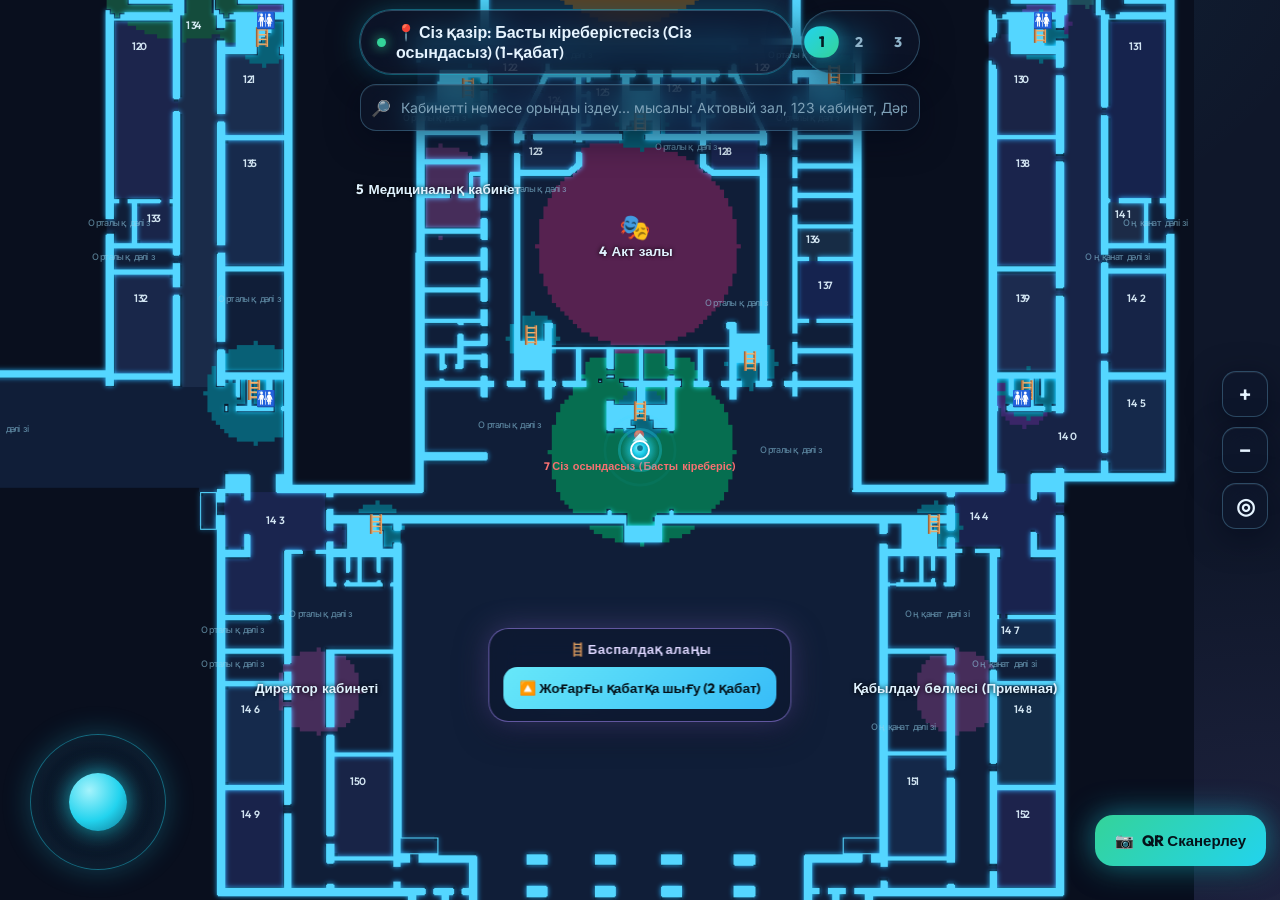
<file: index.html>
<!DOCTYPE html>
<html lang="kk">
<head>
  <meta charset="UTF-8" />
  <meta name="viewport" content="width=device-width, initial-scale=1, maximum-scale=1, user-scalable=no, viewport-fit=cover" />
  <title>Абай мектебі — 2D ішкі навигация | Digital Twin</title>
  <meta name="description" content="Абай атындағы дарынды балаларға арналған мектеп (Қызылорда): 3 қабатты 2D ішкі навигация ойыны, іздеу, маршрут және QR сканер." />
  <meta name="theme-color" content="#0f172a" />
  <link rel="preconnect" href="https://fonts.googleapis.com" />
  <link rel="preconnect" href="https://fonts.gstatic.com" crossorigin />
  <link href="https://fonts.googleapis.com/css2?family=Outfit:wght@400;500;600;700;800&family=Inter:wght@400;500;600&display=swap" rel="stylesheet" />
  <link rel="stylesheet" href="css/style.css" />
</head>
<body>
  <main id="app" class="app">
    <canvas id="map" aria-label="Мектеп картасы"></canvas>

    <!-- TOP HUD -->
    <header class="hud-top">
      <div class="top-row">
        <div id="location-pill" class="glass pill" role="status" aria-live="polite">
          <span class="pill-dot"></span>
          <span id="location-text">📍 Жүктелуде…</span>
        </div>
        <div class="floor-selector glass" role="tablist" aria-label="Қабат таңдау">
          <button class="floor-btn active" data-floor="1" id="fbtn-1" aria-label="1-қабат">1</button>
          <button class="floor-btn" data-floor="2" id="fbtn-2" aria-label="2-қабат">2</button>
          <button class="floor-btn" data-floor="3" id="fbtn-3" aria-label="3-қабат">3</button>
        </div>
      </div>

      <div class="search glass" id="search-box">
        <span class="search-ico">🔎</span>
        <input id="search-input" type="search" autocomplete="off" spellcheck="false"
               placeholder="Кабинетті немесе орынды іздеу... мысалы: Актовый зал, 123 кабинет, Дәретхана" />
        <button id="search-clear" class="icon-btn small hidden" aria-label="Тазалау">✕</button>
        <ul id="search-results" class="results hidden" role="listbox"></ul>
      </div>

      <div id="hint" class="hint glass hidden"></div>
    </header>

    <!-- ROUTE CARD -->
    <aside id="route-card" class="glass route-card hidden">
      <div class="route-main">
        <div class="route-title" id="route-title">—</div>
        <div class="route-sub" id="route-sub">—</div>
      </div>
      <button id="route-cancel" class="icon-btn small" aria-label="Маршрутты тоқтату">✕</button>
    </aside>

    <!-- RIGHT CONTROLS -->
    <div class="ctrl-right">
      <button id="zoom-in" class="glass icon-btn" aria-label="Жақындату">+</button>
      <button id="zoom-out" class="glass icon-btn" aria-label="Алшақтату">−</button>
      <button id="recenter" class="glass icon-btn" aria-label="Ойыншыға оралу">◎</button>
    </div>

    <!-- STAIRS PANEL -->
    <section id="stairs-panel" class="glass stairs-panel hidden" aria-label="Баспалдақ">
      <div class="stairs-title">🪜 Баспалдақ алаңы</div>
      <div class="stairs-btns">
        <button id="btn-up" class="stair-btn up">🔼 Жоғарғы қабатқа шығу</button>
        <button id="btn-down" class="stair-btn down">🔽 Төменгі қабатқа түсу</button>
      </div>
    </section>

    <!-- JOYSTICK -->
    <div id="joystick" class="joystick" aria-label="Джойстик">
      <div class="joy-ring"></div>
      <div id="joy-knob" class="joy-knob"></div>
    </div>

    <!-- QR BUTTON -->
    <button id="qr-btn" class="qr-btn" aria-label="QR сканерлеу">📷 <span>QR Сканерлеу</span></button>

    <!-- ELEVATOR TRANSITION -->
    <div id="fade" class="fade"><div class="fade-text" id="fade-text"></div></div>

    <!-- TOAST -->
    <div id="toast" class="toast glass hidden"></div>

    <!-- QR MODAL -->
    <div id="qr-modal" class="modal hidden" role="dialog" aria-modal="true" aria-label="QR Сканер">
      <div class="modal-card glass">
        <div class="modal-head">
          <h1>📷 QR Сканерлеу</h1>
          <button id="qr-close" class="icon-btn small" aria-label="Жабу">✕</button>
        </div>
        <div id="qr-reader" class="qr-reader"></div>
        <div id="qr-status" class="qr-status">Камераны іске қосу үшін батырманы басыңыз</div>
        <button id="qr-start" class="primary-btn">Камераны қосу</button>
        <h2 class="sim-title">⚡ Тест үшін жылдам телепорт (Симуляция)</h2>
        <div id="sim-list" class="sim-list"></div>
        <a href="qr_generator.html" target="_blank" style="display:block; text-align:center; font-size:13px; color:#38bdf8; text-decoration:none; padding:10px 0 4px; font-weight:600;">🖨️ Қабырғаға ілетін QR кодтарды ашу / басып шығару (A4) ↗</a>
      </div>
    </div>
  </main>

  <script src="js/vendor/html5-qrcode.min.js"></script>
  <script src="js/mapdata.js"></script>
  <script src="js/app.js"></script>
</body>
</html>
</file>
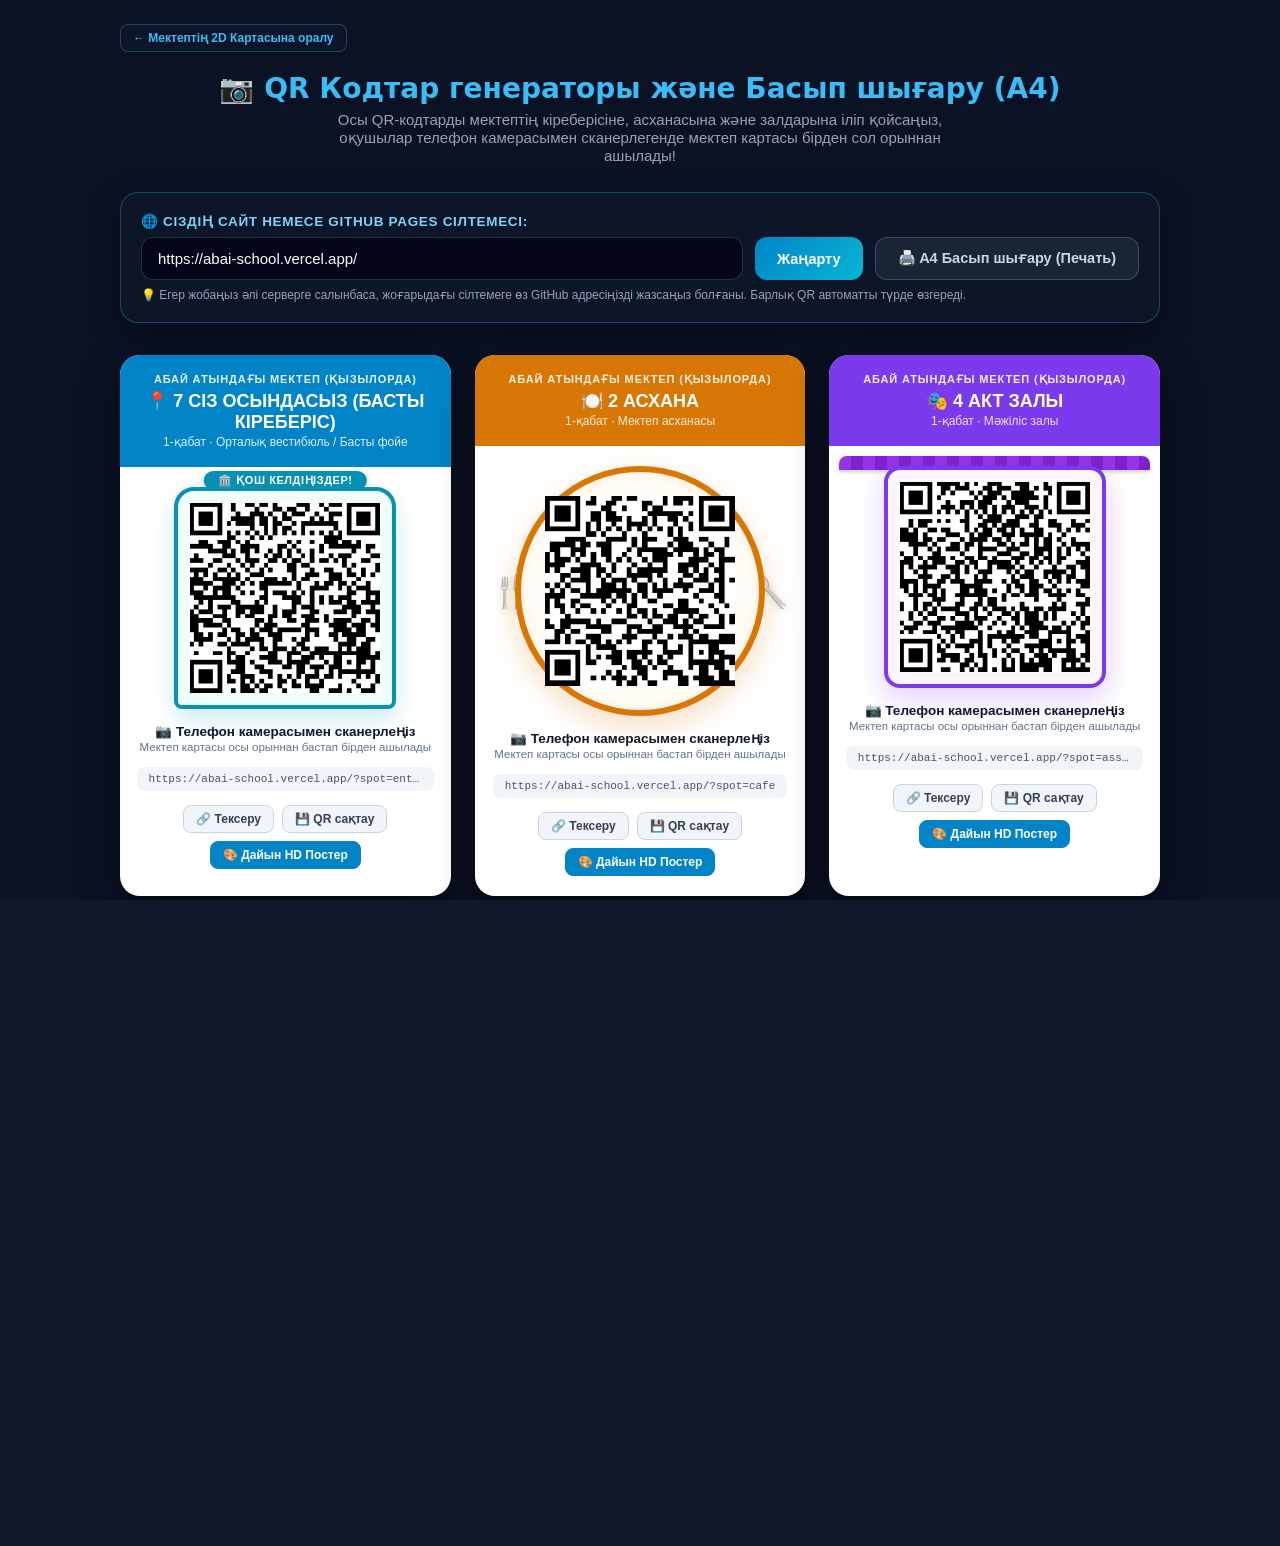
<file: qr_generator.html>
<!DOCTYPE html>
<html lang="kk">
<head>
  <meta charset="UTF-8" />
  <meta name="viewport" content="width=device-width, initial-scale=1.0" />
  <title>QR Кодтар генераторы — Абай мектебі</title>
  <link rel="stylesheet" href="css/style.css" />
  <style>
    body {
      overflow-y: auto !important;
      background: #0b1224;
      color: #e2e8f0;
      font-family: 'Inter', -apple-system, BlinkMacSystemFont, 'Segoe UI', Roboto, sans-serif;
      padding: 24px 16px 80px;
    }
    .container {
      max-width: 1040px;
      margin: 0 auto;
    }
    .header {
      text-align: center;
      margin-bottom: 28px;
    }
    .header h1 {
      font-size: 28px;
      font-weight: 800;
      color: #38bdf8;
      margin-bottom: 6px;
    }
    .header p {
      color: #94a3b8;
      font-size: 15px;
      max-width: 650px;
      margin: 0 auto;
    }
    .url-panel {
      background: rgba(15, 23, 42, 0.75);
      border: 1px solid rgba(56, 189, 248, 0.3);
      border-radius: 18px;
      padding: 20px;
      backdrop-filter: blur(12px);
      margin-bottom: 32px;
      box-shadow: 0 10px 30px rgba(0,0,0,0.4);
    }
    .url-panel label {
      display: block;
      font-size: 13.5px;
      font-weight: 600;
      color: #7dd3fc;
      margin-bottom: 8px;
      text-transform: uppercase;
      letter-spacing: 0.05em;
    }
    .url-row {
      display: flex;
      gap: 12px;
      flex-wrap: wrap;
    }
    .url-input {
      flex: 1;
      min-width: 280px;
      background: rgba(2, 6, 23, 0.8);
      border: 1px solid rgba(148, 163, 184, 0.25);
      color: #f8fafc;
      font-size: 15px;
      padding: 12px 16px;
      border-radius: 12px;
      outline: none;
      transition: border-color 0.2s;
    }
    .url-input:focus {
      border-color: #38bdf8;
      box-shadow: 0 0 0 3px rgba(56, 189, 248, 0.2);
    }
    .btn {
      background: linear-gradient(135deg, #0284c7, #06b6d4);
      color: #fff;
      border: none;
      padding: 12px 22px;
      border-radius: 12px;
      font-weight: 700;
      font-size: 14.5px;
      cursor: pointer;
      display: inline-flex;
      align-items: center;
      gap: 8px;
      transition: 0.2s;
    }
    .btn:hover {
      filter: brightness(1.15);
      transform: translateY(-1px);
    }
    .btn-secondary {
      background: rgba(30, 41, 59, 0.85);
      border: 1px solid rgba(148, 163, 184, 0.3);
      color: #cbd5e1;
    }
    .cards-grid {
      display: grid;
      grid-template-columns: repeat(auto-fit, minmax(300px, 1fr));
      gap: 24px;
    }
    .poster-card {
      background: #ffffff;
      color: #0f172a;
      border-radius: 20px;
      overflow: hidden;
      box-shadow: 0 15px 35px rgba(0,0,0,0.5);
      display: flex;
      flex-direction: column;
      align-items: center;
      padding: 0 0 20px 0;
      transition: transform 0.2s;
    }
    .poster-card:hover {
      transform: translateY(-4px);
    }
    .card-top {
      width: 100%;
      background: #0284c7;
      color: #ffffff;
      padding: 18px 14px;
      text-align: center;
    }
    .card-top.entrance { background: #0284c7; }
    .card-top.cafe { background: #d97706; }
    .card-top.assembly { background: #7c3aed; }
    .card-top.gym { background: #059669; }
    .card-top.library { background: #0891b2; }
    .card-school {
      font-size: 11px;
      font-weight: 700;
      letter-spacing: 0.08em;
      text-transform: uppercase;
      opacity: 0.9;
    }
    .card-title {
      font-size: 18px;
      font-weight: 800;
      margin: 4px 0 2px;
      font-family: 'Outfit', sans-serif;
    }
    .card-sub {
      font-size: 12px;
      opacity: 0.85;
    }
    .qr-frame-wrap {
      position: relative;
      margin: 20px 0 14px;
      display: flex;
      justify-content: center;
      align-items: center;
      width: 100%;
    }
    .qr-box {
      padding: 12px;
      background: #ffffff;
      border-radius: 16px;
      display: flex;
      justify-content: center;
      align-items: center;
      min-height: 200px;
      min-width: 200px;
      position: relative;
      z-index: 2;
    }
    .qr-box canvas, .qr-box img {
      display: block;
      width: 190px !important;
      height: 190px !important;
    }

    /* THEMATIC FRAMES */
    /* 1. Open Book Theme (Library) */
    .theme-book {
      background: #fffdf7;
      border: 3px solid #b45309;
      border-radius: 8px 18px 18px 8px;
      box-shadow: -8px 8px 0 #92400e, 0 12px 28px rgba(180,83,9,0.2);
      padding: 18px 24px;
    }
    .book-ribbon {
      position: absolute;
      top: -12px;
      right: 28px;
      width: 22px;
      height: 48px;
      background: #dc2626;
      clip-path: polygon(0 0, 100% 0, 100% 100%, 50% 80%, 0 100%);
      z-index: 5;
      box-shadow: 0 4px 8px rgba(0,0,0,0.3);
    }
    .book-spine-decor {
      position: absolute;
      left: 10px;
      top: 10px;
      bottom: 10px;
      width: 6px;
      border-right: 2px solid #cbd5e1;
    }

    /* 2. Dinner Plate Theme (Cafe) */
    .theme-plate {
      border-radius: 50%;
      border: 6px solid #d97706;
      background: #fffcf7;
      padding: 24px;
      box-shadow: 0 10px 30px rgba(217,119,6,0.25), inset 0 0 15px rgba(245,158,11,0.15);
    }
    .cutlery-left, .cutlery-right {
      position: absolute;
      font-size: 32px;
      top: 50%;
      transform: translateY(-50%);
      opacity: 0.85;
      filter: drop-shadow(0 2px 4px rgba(0,0,0,0.15));
    }
    .cutlery-left { left: 16px; }
    .cutlery-right { right: 16px; }

    /* 3. Classical Portal Theme (Entrance) */
    .theme-portal {
      border: 4px solid #0891b2;
      border-radius: 20px 20px 8px 8px;
      background: #f0fdfa;
      box-shadow: 0 10px 25px rgba(8,145,178,0.2);
    }
    .portal-arch {
      position: absolute;
      top: -16px;
      left: 50%;
      transform: translateX(-50%);
      background: #0891b2;
      color: #ffffff;
      font-size: 11px;
      font-weight: 800;
      padding: 3px 14px;
      border-radius: 999px;
      letter-spacing: 0.05em;
      white-space: nowrap;
      box-shadow: 0 2px 6px rgba(0,0,0,0.2);
    }

    /* 4. Theater Stage Theme (Assembly Hall) */
    .theme-stage {
      border: 4px solid #7c3aed;
      border-radius: 16px;
      background: #faf5ff;
      box-shadow: 0 10px 30px rgba(124,58,237,0.25);
    }
    .curtain-drape {
      position: absolute;
      top: -10px;
      left: 10px;
      right: 10px;
      height: 14px;
      background: repeating-linear-gradient(90deg, #9333ea, #9333ea 12px, #7e22ce 12px, #7e22ce 24px);
      border-radius: 8px 8px 0 0;
      box-shadow: 0 2px 4px rgba(0,0,0,0.2);
    }

    /* 5. Sports Court Shield (Gym) */
    .theme-court {
      border: 4px solid #059669;
      border-radius: 24px;
      background: #f0fdf4;
      box-shadow: 0 10px 25px rgba(5,150,105,0.25);
    }
    .court-badge {
      position: absolute;
      top: -14px;
      right: 16px;
      background: #059669;
      color: #ffffff;
      font-size: 11px;
      font-weight: 800;
      padding: 3px 12px;
      border-radius: 999px;
      box-shadow: 0 2px 6px rgba(0,0,0,0.2);
    }
    .card-instructions {
      text-align: center;
      padding: 0 16px;
    }
    .inst-main {
      font-size: 13.5px;
      font-weight: 700;
      color: #0f172a;
      display: flex;
      align-items: center;
      justify-content: center;
      gap: 6px;
    }
    .inst-sub {
      font-size: 11.5px;
      color: #64748b;
      margin-top: 2px;
    }
    .card-url {
      margin-top: 14px;
      padding: 6px 12px;
      background: #f1f5f9;
      border-radius: 8px;
      font-size: 11px;
      color: #475569;
      max-width: 90%;
      overflow: hidden;
      text-overflow: ellipsis;
      white-space: nowrap;
      font-family: monospace;
    }
    .card-actions {
      display: flex;
      gap: 8px;
      margin-top: 14px;
    }
    .act-btn {
      background: #f1f5f9;
      border: 1px solid #cbd5e1;
      padding: 6px 12px;
      border-radius: 8px;
      font-size: 12px;
      font-weight: 600;
      color: #334155;
      cursor: pointer;
      text-decoration: none;
      display: inline-flex;
      align-items: center;
      gap: 4px;
    }
    .act-btn:hover {
      background: #e2e8f0;
      color: #0f172a;
    }

    /* PRINT STYLES (A4) */
    @media print {
      body {
        background: #ffffff !important;
        color: #000000 !important;
        padding: 0 !important;
      }
      .header, .url-panel, .card-actions, .top-nav {
        display: none !important;
      }
      .cards-grid {
        display: block !important;
      }
      .poster-card {
        page-break-after: always;
        break-after: page;
        box-shadow: none !important;
        border: 2px solid #000 !important;
        border-radius: 0 !important;
        width: 100% !important;
        max-width: 650px !important;
        margin: 40px auto !important;
        padding-bottom: 40px !important;
      }
      .qr-box {
        border: 2px solid #000 !important;
        padding: 20px !important;
        margin: 40px 0 !important;
      }
      .qr-box canvas, .qr-box img {
        width: 320px !important;
        height: 320px !important;
      }
      .card-title {
        font-size: 28px !important;
      }
      .inst-main {
        font-size: 18px !important;
      }
      .inst-sub {
        font-size: 14px !important;
      }
      .card-url {
        font-size: 13px !important;
      }
    }
  </style>
</head>
<body>
  <div class="container">
    <div class="top-nav" style="margin-bottom: 20px;">
      <a href="index.html" class="act-btn" style="color: #38bdf8; border-color: rgba(56,189,248,0.3); background: rgba(15,23,42,0.8);">
        ← Мектептің 2D Картасына оралу
      </a>
    </div>

    <div class="header">
      <h1>📷 QR Кодтар генераторы және Басып шығару (A4)</h1>
      <p>
        Осы QR-кодтарды мектептің кіреберісіне, асханасына және залдарына іліп қойсаңыз, оқушылар телефон камерасымен сканерлегенде мектеп картасы бірден сол орыннан ашылады!
      </p>
    </div>

    <div class="url-panel">
      <label for="base-url">🌐 Сіздің сайт немесе GitHub Pages сілтемесі:</label>
      <div class="url-row">
        <input id="base-url" class="url-input" type="url" 
               placeholder="Мысалы: https://sizdin-akkount.github.io/abai-school/" />
        <button id="btn-update" class="btn">Жаңарту</button>
        <button id="btn-print" class="btn btn-secondary">🖨️ A4 Басып шығару (Печать)</button>
      </div>
      <div style="font-size: 12px; color: #94a3b8; margin-top: 8px;">
        💡 Егер жобаңыз әлі серверге салынбаса, жоғарыдағы сілтемеге өз GitHub адресіңізді жазсаңыз болғаны. Барлық QR автоматты түрде өзгереді.
      </div>
    </div>

    <div class="cards-grid" id="cards-container">
      <!-- Generated dynamically -->
    </div>
  </div>

  <script src="js/vendor/qrcode.min.js"></script>
  <script>
    const SPOTS = [
      {
        id: 'entrance',
        cls: 'entrance',
        title: '7 СІЗ ОСЫНДАСЫЗ (БАСТЫ КІРЕБЕРІС)',
        sub: '1-қабат · Орталық вестибюль / Басты фойе',
        icon: '📍'
      },
      {
        id: 'cafe',
        cls: 'cafe',
        title: '2 АСХАНА',
        sub: '1-қабат · Мектеп асханасы',
        icon: '🍽️'
      },
      {
        id: 'assembly',
        cls: 'assembly',
        title: '4 АКТ ЗАЛЫ',
        sub: '1-қабат · Мәжіліс залы',
        icon: '🎭'
      },
      {
        id: 'gym',
        cls: 'gym',
        title: '1 СПОРТЗАЛ',
        sub: '1-қабат · Батыс-солтүстік спорт залы',
        icon: '⚽'
      },
      {
        id: 'library',
        cls: 'library',
        title: '3 КІТАПХАНА ЖӘНЕ ОҚУ ЗАЛЫ',
        sub: '1-қабат · Кітапхана',
        icon: '📚'
      }
    ];

    // Determine current default URL
    const curOrigin = window.location.origin;
    const curPath = window.location.pathname.replace(/\/[^/]*$/, '/');
    let defaultBase = curOrigin.startsWith('http') && !curOrigin.includes('localhost')
      ? (curOrigin + curPath) 
      : 'https://abai-school.vercel.app/';
    if (!defaultBase.endsWith('/')) defaultBase += '/';

    const inputUrl = document.getElementById('base-url');
    inputUrl.value = defaultBase;

    function renderCards() {
      let base = inputUrl.value.trim();
      if (!base) base = 'https://abai-school.github.io/';
      if (!base.endsWith('/')) base += '/';

      const container = document.getElementById('cards-container');
      container.innerHTML = '';

      SPOTS.forEach(s => {
        const fullUrl = `${base}?spot=${s.id}`;
        
        let frameHtml = '';
        let hdFile = '';
        if (s.id === 'library') {
          hdFile = '5_Кітапхана.png';
          frameHtml = `
            <div class="qr-frame-wrap">
              <div class="book-ribbon"></div>
              <div class="book-spine-decor"></div>
              <div class="qr-box theme-book" id="qr-${s.id}"></div>
            </div>`;
        } else if (s.id === 'cafe') {
          hdFile = '2_Асхана.png';
          frameHtml = `
            <div class="qr-frame-wrap">
              <div class="cutlery-left">🍴</div>
              <div class="qr-box theme-plate" id="qr-${s.id}"></div>
              <div class="cutlery-right">🥄</div>
            </div>`;
        } else if (s.id === 'entrance') {
          hdFile = '1_Басты_кіреберіс.png';
          frameHtml = `
            <div class="qr-frame-wrap">
              <div class="portal-arch">🏛️ ҚОШ КЕЛДІҢІЗДЕР!</div>
              <div class="qr-box theme-portal" id="qr-${s.id}"></div>
            </div>`;
        } else if (s.id === 'assembly') {
          hdFile = '3_Актовый_зал.png';
          frameHtml = `
            <div class="qr-frame-wrap">
              <div class="curtain-drape"></div>
              <div class="qr-box theme-stage" id="qr-${s.id}"></div>
            </div>`;
        } else if (s.id === 'gym') {
          hdFile = '4_Спорт_залы.png';
          frameHtml = `
            <div class="qr-frame-wrap">
              <div class="court-badge">🏆 SPORT ARENA</div>
              <div class="qr-box theme-court" id="qr-${s.id}"></div>
            </div>`;
        }

        const card = document.createElement('div');
        card.className = 'poster-card';

        card.innerHTML = `
          <div class="card-top ${s.cls}">
            <div class="card-school">Абай атындағы мектеп (Қызылорда)</div>
            <div class="card-title">${s.icon} ${s.title}</div>
            <div class="card-sub">${s.sub}</div>
          </div>
          ${frameHtml}
          <div class="card-instructions">
            <div class="inst-main">📷 Телефон камерасымен сканерлеңіз</div>
            <div class="inst-sub">Мектеп картасы осы орыннан бастап бірден ашылады</div>
          </div>
          <div class="card-url" title="${fullUrl}">${fullUrl}</div>
          <div class="card-actions" style="flex-wrap: wrap; justify-content: center;">
            <a href="${fullUrl}" target="_blank" class="act-btn">🔗 Тексеру</a>
            <button class="act-btn" onclick="downloadQR('${s.id}', '${s.title}')">💾 QR сақтау</button>
            <a href="qr_codes/${hdFile}" download="${hdFile}" class="act-btn" style="background:#0284c7; color:#fff; border-color:#0284c7;">🎨 Дайын HD Постер</a>
          </div>
        `;

        container.appendChild(card);

        // Generate QR code
        new QRCode(document.getElementById(`qr-${s.id}`), {
          text: fullUrl,
          width: 200,
          height: 200,
          colorDark: "#000000",
          colorLight: "#ffffff",
          correctLevel: QRCode.CorrectLevel.H
        });
      });
    }

    window.downloadQR = function(id, title) {
      const box = document.getElementById(`qr-${id}`);
      const canvas = box.querySelector('canvas') || box.querySelector('img');
      if (!canvas) return;

      const a = document.createElement('a');
      a.download = `QR_${title.replace(/\s+/g, '_')}.png`;
      a.href = canvas.toDataURL ? canvas.toDataURL('image/png') : canvas.src;
      a.click();
    };

    document.getElementById('btn-update').onclick = renderCards;
    inputUrl.addEventListener('keypress', (e) => { if (e.key === 'Enter') renderCards(); });
    document.getElementById('btn-print').onclick = () => window.print();

    renderCards();
  </script>
</body>
</html>
</file>
<file: css/style.css>
:root{
  --bg:#0f172a; --bg2:#0b1224; --cyan:#22d3ee; --blue:#38bdf8; --emerald:#34d399; --violet:#a78bfa;
  --glass:rgba(15,23,42,.62); --stroke:rgba(125,211,252,.28); --text:#e6f4ff; --muted:#8fb3c9;
  --safe-b:env(safe-area-inset-bottom,0px); --safe-t:env(safe-area-inset-top,0px);
}
*{box-sizing:border-box;-webkit-tap-highlight-color:transparent}
html,body{margin:0;height:100%;background:var(--bg);color:var(--text);font-family:'Inter',-apple-system,BlinkMacSystemFont,'Segoe UI',Roboto,Helvetica,Arial,sans-serif;overflow:hidden;overscroll-behavior:none}
h1,h2{margin:0;font-family:'Outfit','Segoe UI',system-ui,sans-serif}
.app{position:fixed;inset:0;background:
  radial-gradient(1200px 700px at 50% -10%,rgba(34,211,238,.10),transparent 60%),
  radial-gradient(900px 600px at 100% 100%,rgba(167,139,250,.10),transparent 60%),var(--bg)}
#map{position:absolute;inset:0;width:100%;height:100%;touch-action:none;display:block}
.hidden{display:none!important}
.glass{background:var(--glass);backdrop-filter:blur(16px) saturate(140%);-webkit-backdrop-filter:blur(16px) saturate(140%);
  border:1px solid var(--stroke);box-shadow:0 8px 32px rgba(2,8,23,.55),inset 0 1px 0 rgba(255,255,255,.06)}

/* TOP HUD */
.hud-top{position:absolute;left:0;right:0;top:calc(10px + var(--safe-t));padding:0 12px;display:flex;flex-direction:column;gap:10px;pointer-events:none;align-items:center}
.hud-top>*{pointer-events:auto;width:100%;max-width:560px}
.top-row{display:flex;gap:8px;align-items:stretch}
.pill{flex:1;display:flex;align-items:center;gap:10px;padding:11px 16px;border-radius:999px;font-family:'Outfit',sans-serif;font-weight:600;font-size:15px;
  box-shadow:0 0 0 1px rgba(34,211,238,.35),0 0 28px rgba(34,211,238,.28),0 8px 32px rgba(2,8,23,.55);animation:glow 3s ease-in-out infinite}
@keyframes glow{50%{box-shadow:0 0 0 1px rgba(34,211,238,.6),0 0 42px rgba(34,211,238,.45),0 8px 32px rgba(2,8,23,.55)}}
.pill-dot{width:9px;height:9px;border-radius:50%;background:var(--emerald);box-shadow:0 0 12px var(--emerald);flex:none;animation:blink 1.6s infinite}
@keyframes blink{50%{opacity:.35}}
#location-text{line-height:1.25}
.floor-selector{display:inline-flex;align-items:center;padding:3px;border-radius:999px;gap:3px;flex:none}
.floor-btn{border:none;background:transparent;color:var(--muted);font-family:'Outfit',sans-serif;font-weight:800;font-size:14px;padding:8px 14px;border-radius:999px;cursor:pointer;transition:all .25s cubic-bezier(.2,1,.3,1);line-height:1}
.floor-btn:hover{color:var(--text);background:rgba(34,211,238,.12)}
.floor-btn.active{background:linear-gradient(135deg,var(--cyan),var(--emerald));color:#041a22;box-shadow:0 0 16px rgba(34,211,238,.45);transform:scale(1.05)}


.search{position:relative;display:flex;align-items:center;gap:8px;padding:6px 10px;border-radius:16px}
.search-ico{opacity:.8}
.search input{flex:1;min-width:0;background:transparent;border:none;outline:none;color:var(--text);font-size:14px;padding:8px 2px;font-family:inherit}
.search input::placeholder{color:#7fa2b8}
.search input::-webkit-search-cancel-button{display:none}
.results{position:absolute;left:0;right:0;top:calc(100% + 8px);margin:0;padding:6px;list-style:none;border-radius:16px;max-height:48vh;overflow-y:auto;
  -webkit-overflow-scrolling:touch;overscroll-behavior:contain;touch-action:pan-y;
  background:rgba(11,18,36,.96);border:1px solid var(--stroke);box-shadow:0 20px 50px rgba(0,0,0,.6);z-index:90}
.results li{display:flex;align-items:center;gap:10px;padding:12px 14px;border-radius:12px;cursor:pointer;font-size:14px;user-select:none;-webkit-user-select:none;touch-action:pan-y}
.results li:hover,.results li.active{background:rgba(34,211,238,.14)}
.results .r-ico{width:28px;text-align:center;font-size:18px}
.results .r-name{flex:1}
.results .r-floor{font-size:11px;font-weight:700;padding:3px 8px;border-radius:999px;background:rgba(56,189,248,.18);color:var(--blue)}
.results .r-floor.here{background:rgba(52,211,153,.2);color:var(--emerald)}
.results .empty{color:var(--muted);cursor:default}
.hint{padding:11px 16px;border-radius:14px;font-size:13.5px;font-weight:500;border-color:rgba(52,211,153,.5);animation:rise .4s ease;color:#d1fae5;
  box-shadow:0 0 24px rgba(52,211,153,.25),0 8px 32px rgba(2,8,23,.55)}
@keyframes rise{from{opacity:0;transform:translateY(-8px)}}

.icon-btn{width:46px;height:46px;border-radius:14px;color:var(--text);font-size:22px;font-weight:600;cursor:pointer;display:grid;place-items:center;transition:.2s;font-family:'Outfit',sans-serif}
.icon-btn:hover{border-color:var(--cyan);box-shadow:0 0 18px rgba(34,211,238,.35)}
.icon-btn:active{transform:scale(.92)}
.icon-btn.small{width:32px;height:32px;font-size:14px;border-radius:10px;background:rgba(148,163,184,.14);border:none}

/* ROUTE CARD */
.route-card{position:absolute;left:12px;top:calc(150px + var(--safe-t));display:flex;align-items:center;gap:10px;padding:10px 12px 10px 14px;border-radius:14px;max-width:calc(100% - 90px);animation:rise .4s}
.route-title{font-family:'Outfit',sans-serif;font-weight:700;font-size:14px;color:var(--emerald)}
.route-sub{font-size:12px;color:var(--muted)}

/* RIGHT CONTROLS */
.ctrl-right{position:absolute;right:12px;top:50%;transform:translateY(-50%);display:flex;flex-direction:column;gap:10px}

/* STAIRS PANEL */
.stairs-panel{position:absolute;left:50%;bottom:calc(178px + var(--safe-b));transform:translateX(-50%);padding:12px 14px;border-radius:20px;display:flex;flex-direction:column;gap:10px;align-items:center;
  width:max-content;max-width:calc(100% - 24px);animation:pop .35s cubic-bezier(.2,1.4,.4,1);border-color:rgba(167,139,250,.55);box-shadow:0 0 30px rgba(167,139,250,.3),0 8px 32px rgba(2,8,23,.6)}
@keyframes pop{from{opacity:0;transform:translateX(-50%) translateY(20px) scale(.9)}}
.stairs-title{font-family:'Outfit',sans-serif;font-weight:700;font-size:13px;color:#ddd6fe;letter-spacing:.04em}
.stairs-btns{display:flex;gap:8px;flex-wrap:wrap;justify-content:center}
.stair-btn{border:none;color:#04121a;font-family:'Outfit',sans-serif;font-weight:700;font-size:13.5px;padding:12px 16px;border-radius:14px;cursor:pointer;transition:.2s;
  background:linear-gradient(135deg,#67e8f9,#38bdf8)}
.stair-btn.down{background:linear-gradient(135deg,#c4b5fd,#a78bfa)}
.stair-btn:hover{transform:translateY(-2px);filter:brightness(1.1)}
.stair-btn.rec{outline:2px solid var(--emerald);box-shadow:0 0 0 4px rgba(52,211,153,.25),0 0 26px rgba(52,211,153,.7);animation:recpulse 1.2s infinite}
@keyframes recpulse{50%{box-shadow:0 0 0 7px rgba(52,211,153,.12),0 0 34px rgba(52,211,153,.9)}}

/* JOYSTICK */
.joystick{position:absolute;left:calc(18px);bottom:calc(22px + var(--safe-b));width:136px;height:136px;touch-action:none;user-select:none}
.joy-ring{position:absolute;inset:0;border-radius:50%;background:radial-gradient(circle,rgba(34,211,238,.10),rgba(15,23,42,.55) 70%);border:1.5px solid rgba(34,211,238,.45);box-shadow:0 0 28px rgba(34,211,238,.25),inset 0 0 24px rgba(34,211,238,.12);backdrop-filter:blur(8px)}
.joy-knob{position:absolute;left:50%;top:50%;width:58px;height:58px;margin:-29px 0 0 -29px;border-radius:50%;background:radial-gradient(circle at 35% 30%,#a5f3fc,#22d3ee 55%,#0e7490);box-shadow:0 0 22px rgba(34,211,238,.8),0 4px 12px rgba(0,0,0,.5);transition:transform .08s}
.joy-knob.drag{transition:none}

/* QR BUTTON */
.qr-btn{position:absolute;right:14px;bottom:calc(34px + var(--safe-b));border:none;cursor:pointer;color:#04121a;font-family:'Outfit',sans-serif;font-weight:800;font-size:15px;padding:16px 20px;border-radius:18px;
  background:linear-gradient(135deg,var(--emerald),var(--cyan));box-shadow:0 0 30px rgba(34,211,238,.55),0 8px 24px rgba(0,0,0,.5);display:flex;gap:8px;align-items:center;transition:.2s}
.qr-btn:hover{transform:translateY(-2px) scale(1.03)}
.qr-btn:active{transform:scale(.95)}

/* FADE */
.fade{position:absolute;inset:0;background:radial-gradient(circle,#0b1224,#02050d);opacity:0;pointer-events:none;transition:opacity .35s ease;display:grid;place-items:center;z-index:50}
.fade.on{opacity:1;pointer-events:auto}
.fade-text{font-family:'Outfit',sans-serif;font-size:28px;font-weight:800;letter-spacing:.1em;color:var(--cyan);text-shadow:0 0 24px var(--cyan)}

.toast{position:absolute;left:50%;top:44%;transform:translateX(-50%);padding:14px 22px;border-radius:16px;font-family:'Outfit',sans-serif;font-weight:600;z-index:40;animation:rise .4s;text-align:center;max-width:86%}

/* MODAL */
.modal{position:absolute;inset:0;background:rgba(2,6,16,.72);backdrop-filter:blur(6px);display:grid;place-items:center;z-index:60;padding:14px}
.modal-card{width:100%;max-width:480px;max-height:92vh;overflow:auto;border-radius:24px;padding:18px;display:flex;flex-direction:column;gap:12px;animation:pop2 .3s ease}
@keyframes pop2{from{opacity:0;transform:scale(.94)}}
.modal-head{display:flex;justify-content:space-between;align-items:center}
.modal-head h1{font-size:20px}
.qr-reader{width:100%;min-height:260px;max-height:360px;border-radius:18px;overflow:hidden;background:#050a16;border:1px solid rgba(56,189,248,.3);position:relative;display:flex;align-items:center;justify-content:center}
.qr-reader video{width:100%!important;height:100%!important;object-fit:cover!important;border-radius:16px;display:block!important}
.qr-status{font-size:13px;color:var(--muted);text-align:center}
.primary-btn{border:none;cursor:pointer;color:#04121a;font-weight:700;font-family:'Outfit',sans-serif;padding:12px;border-radius:14px;background:linear-gradient(135deg,var(--cyan),var(--blue));font-size:14px}
.sim-title{font-size:15px;margin-top:6px;color:#fde68a}
.sim-list{display:grid;grid-template-columns:1fr 1fr;gap:8px}
.sim-list button{cursor:pointer;text-align:left;padding:11px 12px;border-radius:12px;color:var(--text);background:rgba(56,189,248,.10);border:1px solid var(--stroke);font-size:13px;font-family:inherit;transition:.2s}
.sim-list button:hover{background:rgba(34,211,238,.22);border-color:var(--cyan)}

@media (min-width:900px){
  .pill{font-size:16px}
  .joystick{left:30px;bottom:30px}
}
@media (max-width:420px){ .qr-btn span{display:none} .qr-btn{padding:16px} .sim-list{grid-template-columns:1fr} }
</file>
